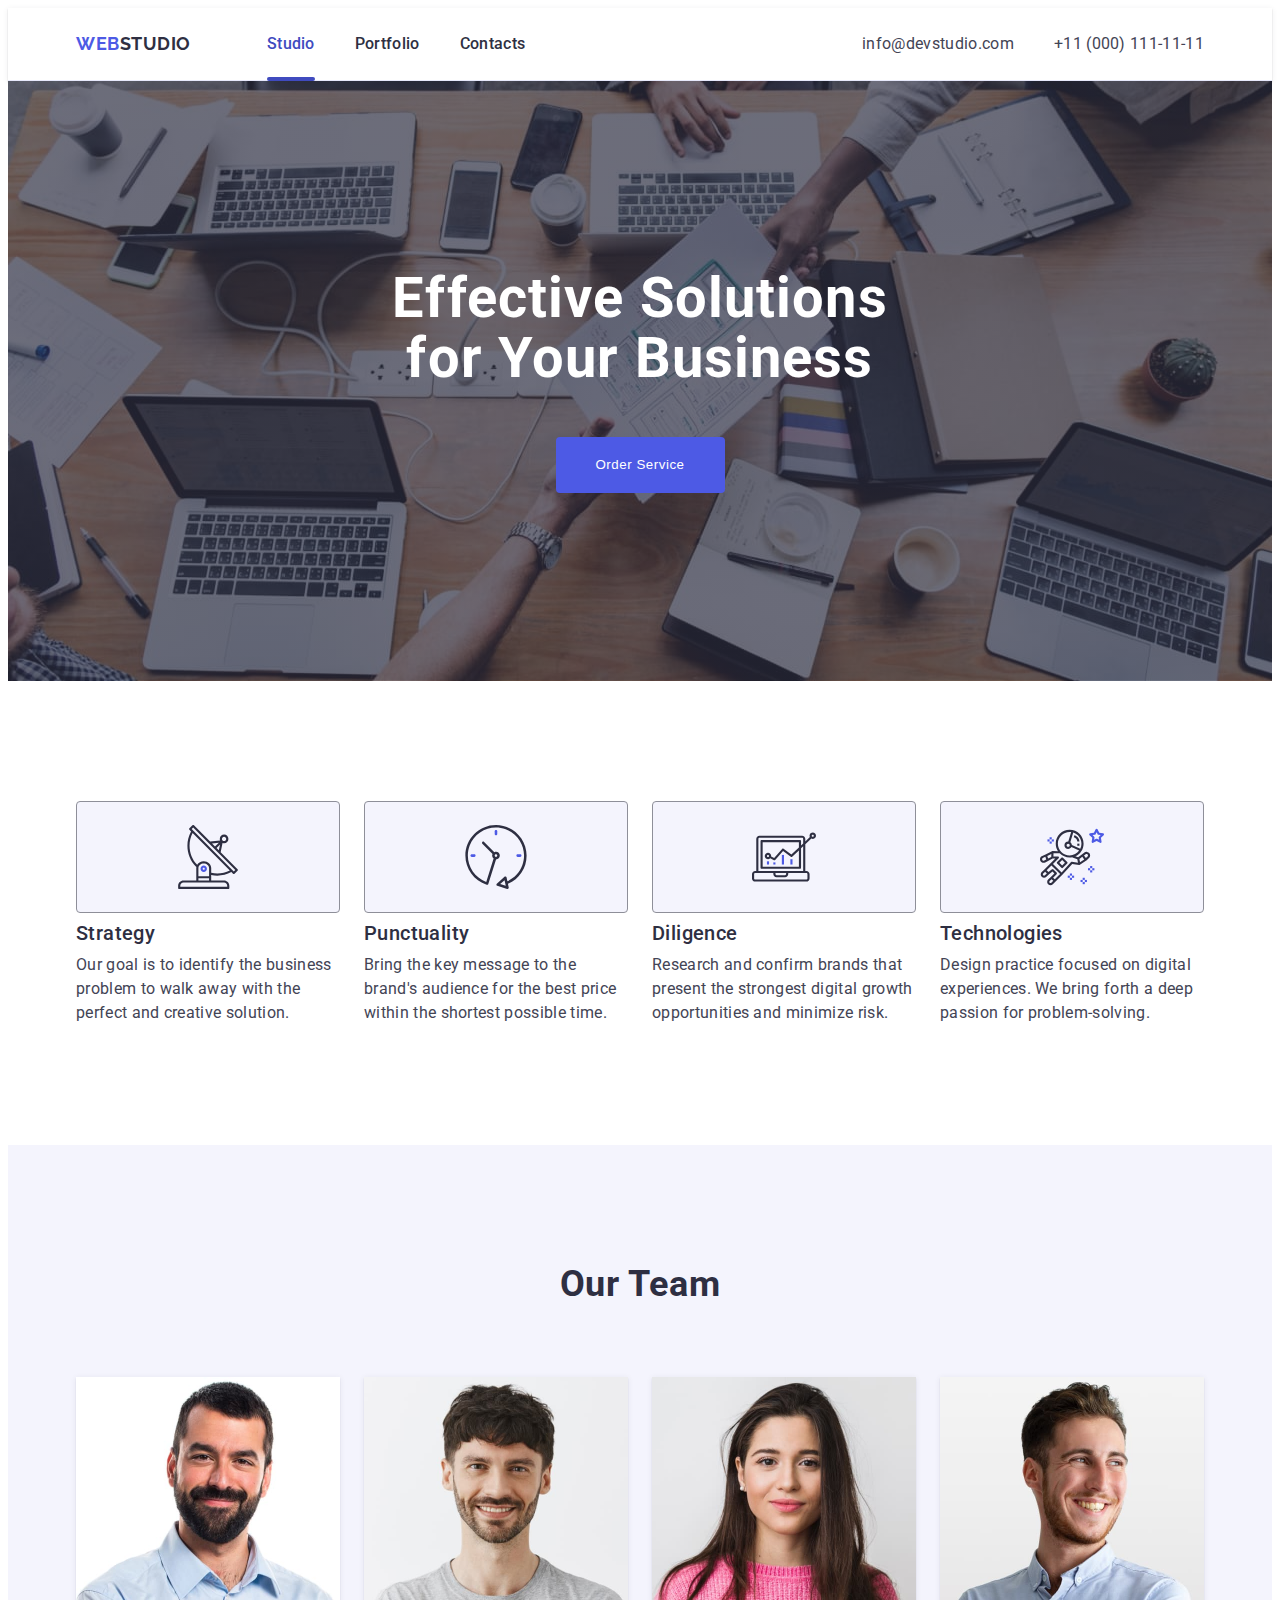
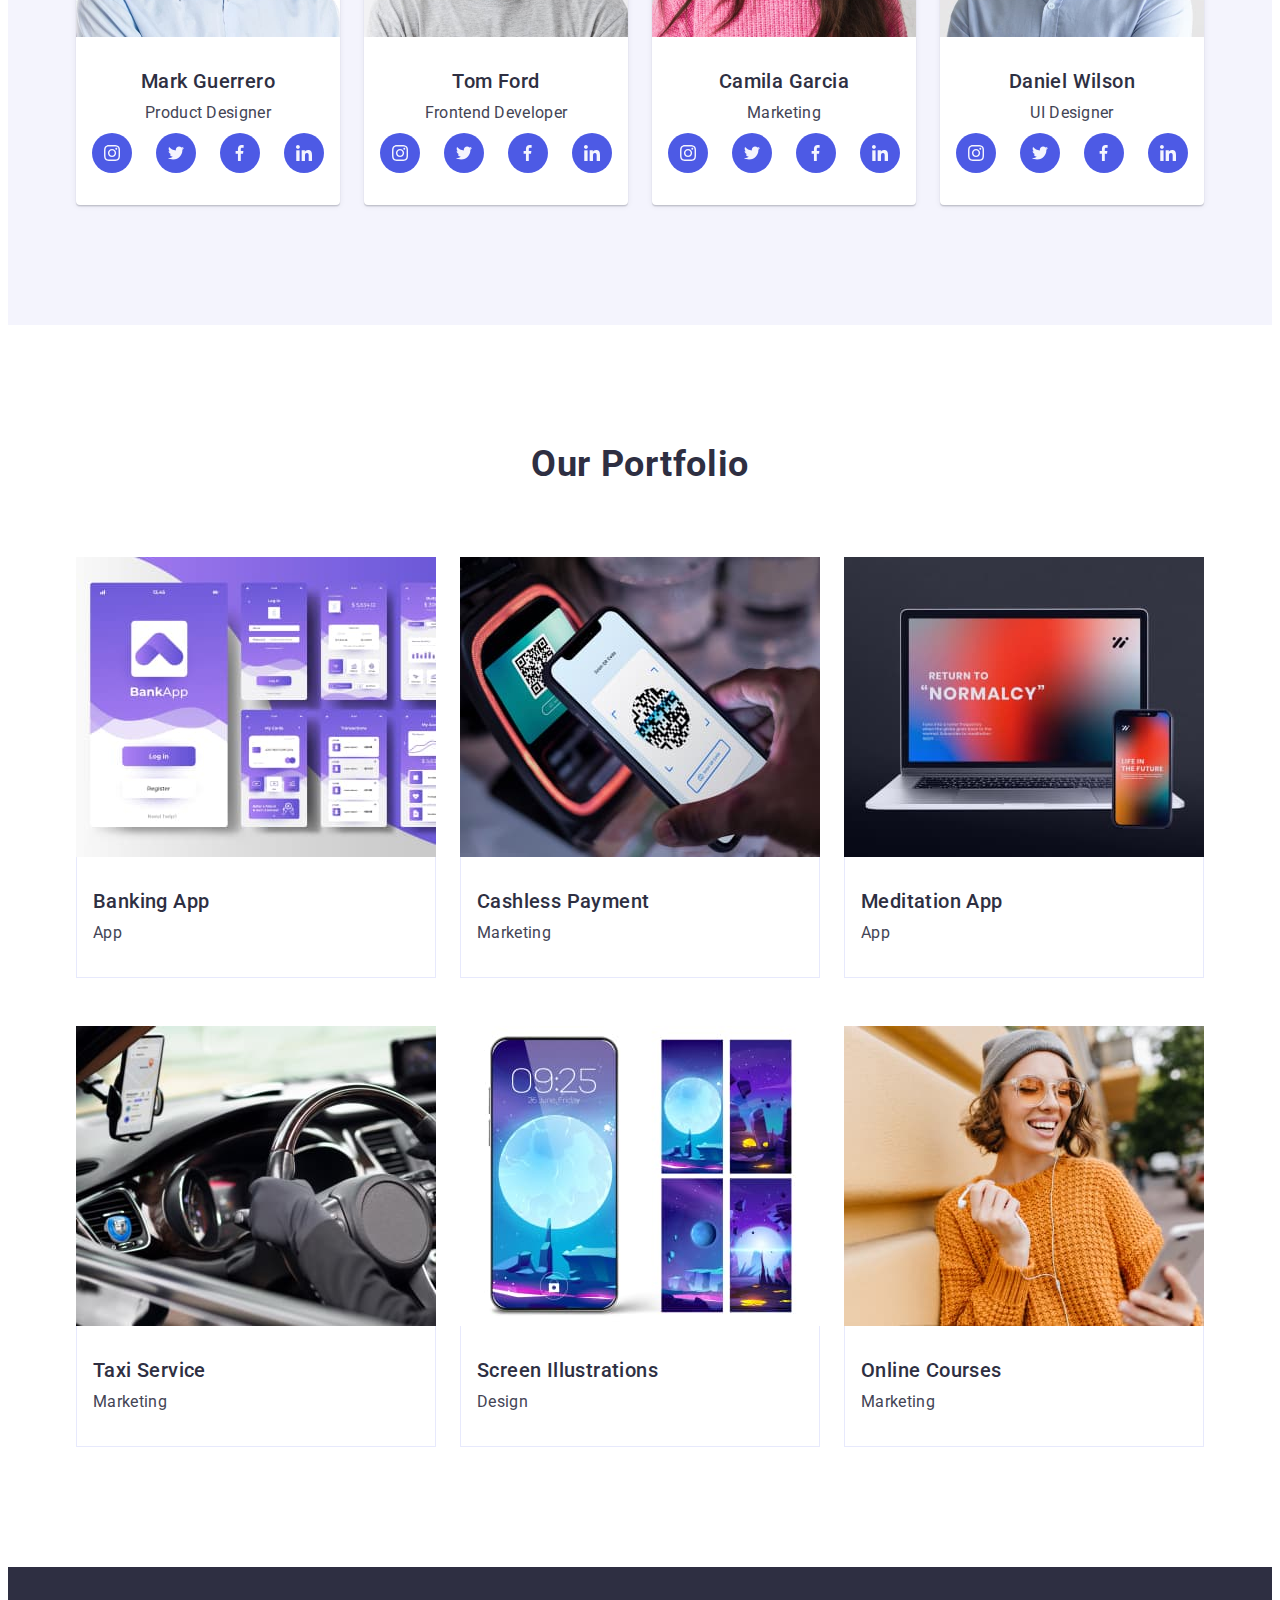
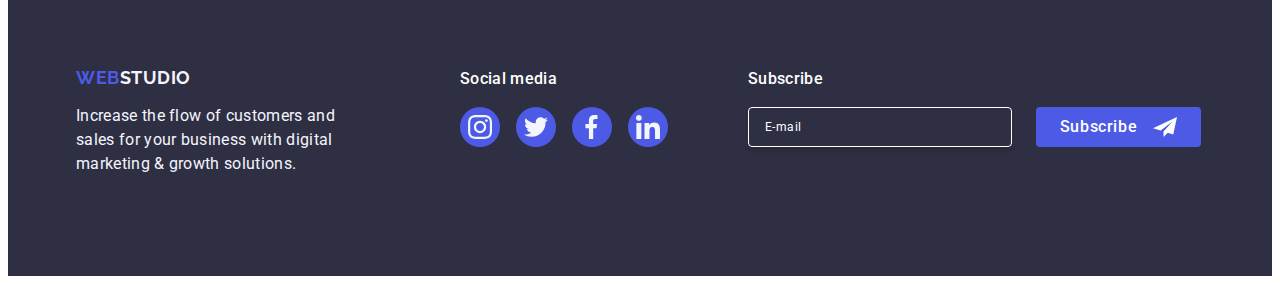
<file: index.html>
<!DOCTYPE html>
<html lang="en">
  <head>
    <meta charset="UTF-8" />
    <meta name="viewport" content="width=device-width, initial-scale=1.0" />
    <title>Web Studio</title>
    <link
      rel="stylesheet"
      href="https://cdnjs.cloudflare.com/ajax/libs/modern-normalize/3.0.1/modern-normalize.min.css"
      integrity="sha512-q6WgHqiHlKyOqslT/lgBgodhd03Wp4BEqKeW6nNtlOY4quzyG3VoQKFrieaCeSnuVseNKRGpGeDU3qPmabCANg=="
      crossorigin="anonymous"
      referrerpolicy="no-referrer"
    />
    <link rel="preconnect" href="https://fonts.googleapis.com" />
    <link rel="preconnect" href="https://fonts.gstatic.com" crossorigin />
    <link
      href="https://fonts.googleapis.com/css2?family=Raleway:ital,wght@0,700;1,700&family=Roboto:wght@400;500;700&display=swap"
      rel="stylesheet"
    />
    <link rel="stylesheet" href="./css/styles.css" />
  </head>
  <body>
    <!--Header-->
    <header class="page-header">
      <div class="container">
        <nav class="page-nav">
          <a href="./index.html" class="logo"
            >Web<span class="halflogo">Studio</span></a
          >
          <ul class="page-menu">
            <li class="menu-item first-menu-item">
              <a href="./index.html" class="link">Studio</a>
            </li>
            <li class="menu-item">
              <a href="" class="link">Portfolio</a>
            </li>
            <li class="menu-item">
              <a href="" class="link">Contacts</a>
            </li>
          </ul>
        </nav>
        <address class="contacts">
          <ul class="contacts-list">
            <li class="contact-item">
              <a href="mailto:info@devstudio.com" class="link"
                >info@devstudio.com
              </a>
            </li>
            <li class="contact-item">
              <a href="tel:+110001111111" class="link">+11 (000) 111-11-11</a>
            </li>
          </ul>
        </address>
      </div>
    </header>
    <!--Main-->
    <main>
      <!--1st Section h1 with button-->
      <section class="first-section">
        <div class="container">
          <h1 class="page-title">Effective Solutions for Your Business</h1>
          <button type="button" class="button">Order Service</button>
        </div>
      </section>
      <!--2nd Section-->
      <section class="section-about">
        <div class="container">
          <h2 class="visually-hidden">About Us</h2>
          <ul class="adv-list">
            <li class="adv-list-item">
              <div class="cont-icon">
                <svg class="icon" width="64" height="64">
                  <use href="./images/icons.svg#icon-antenna"></use>
                </svg>
              </div>
              <h3 class="lower-header">Strategy</h3>
              <p class="main-text">
                Our goal is to identify the business problem to walk away with
                the perfect and creative solution.
              </p>
            </li>
            <li class="adv-list-item">
              <div class="cont-icon">
                <svg class="icon" width="64" height="64">
                  <use href="./images/icons.svg#icon-clock"></use>
                </svg>
              </div>
              <h3 class="lower-header">Punctuality</h3>
              <p class="main-text">
                Bring the key message to the brand's audience for the best price
                within the shortest possible time.
              </p>
            </li>
            <li class="adv-list-item">
              <div class="cont-icon">
                <svg class="icon" width="64" height="64">
                  <use href="./images/icons.svg#icon-diagram"></use>
                </svg>
              </div>
              <h3 class="lower-header">Diligence</h3>
              <p class="main-text">
                Research and confirm brands that present the strongest digital
                growth opportunities and minimize risk.
              </p>
            </li>
            <li class="adv-list-item">
              <div class="cont-icon">
                <svg class="icon" width="64" height="64">
                  <use href="./images/icons.svg#icon-astronaut"></use>
                </svg>
              </div>
              <h3 class="lower-header">Technologies</h3>
              <p class="main-text">
                Design practice focused on digital experiences. We bring forth a
                deep passion for problem-solving.
              </p>
            </li>
          </ul>
        </div>
      </section>
      <!--3rd Section: Team-->
      <section class="third-section">
        <div class="container">
          <h2 class="section-title">Our Team</h2>
          <ul class="team-list">
            <li class="team-member">
              <img
                src="./images/markguerrero.jpg"
                alt="Mark Guerrero"
                width="264"
                height="260"
              />
              <div class="container">
                <h3 class="lower-header">Mark Guerrero</h3>
                <p class="main-text">Product Designer</p>
                <ul class="social-links">
                  <li class="soclink-item">
                    <a
                      href="https://www.instagram.com/"
                      target="_blank"
                      class="link"
                    >
                      <svg class="icon" width="16" height="16">
                        <use href="./images/icons.svg#icon-instagram"></use>
                      </svg>
                    </a>
                  </li>
                  <li class="soclink-item">
                    <a href="" target="_blank" class="link">
                      <svg class="icon" width="16" height="16">
                        <use href="./images/icons.svg#icon-twitter"></use>
                      </svg>
                    </a>
                  </li>
                  <li class="soclink-item">
                    <a
                      href="https://www.facebook.com/"
                      target="_blank"
                      class="link"
                    >
                      <svg class="icon" width="16" height="16">
                        <use href="./images/icons.svg#icon-facebook"></use>
                      </svg>
                    </a>
                  </li>
                  <li class="soclink-item">
                    <a href="" target="_blank" class="link">
                      <svg class="icon" width="16" height="16">
                        <use href="./images/icons.svg#icon-linkedin-1"></use>
                      </svg>
                    </a>
                  </li>
                </ul>
              </div>
            </li>
            <li class="team-member">
              <img
                src="./images/tomford.jpg"
                alt="Tom Ford"
                width="264"
                height="260"
              />
              <div class="container">
                <h3 class="lower-header">Tom Ford</h3>
                <p class="main-text">Frontend Developer</p>
                <ul class="social-links">
                  <li class="soclink-item">
                    <a
                      href="https://www.instagram.com/"
                      target="_blank"
                      class="link"
                    >
                      <svg class="icon" width="16" height="16">
                        <use href="./images/icons.svg#icon-instagram"></use>
                      </svg>
                    </a>
                  </li>
                  <li class="soclink-item">
                    <a href="" target="_blank" class="link">
                      <svg class="icon" width="16" height="16">
                        <use href="./images/icons.svg#icon-twitter"></use>
                      </svg>
                    </a>
                  </li>
                  <li class="soclink-item">
                    <a
                      href="https://www.facebook.com/"
                      target="_blank"
                      class="link"
                    >
                      <svg class="icon" width="16" height="16">
                        <use href="./images/icons.svg#icon-facebook"></use>
                      </svg>
                    </a>
                  </li>
                  <li class="soclink-item">
                    <a href="" target="_blank" class="link">
                      <svg class="icon" width="16" height="16">
                        <use href="./images/icons.svg#icon-linkedin-1"></use>
                      </svg>
                    </a>
                  </li>
                </ul>
              </div>
            </li>
            <li class="team-member">
              <img
                src="./images/camilagarcia.jpg"
                alt="Camila Garcia"
                width="264"
                height="260"
              />
              <div class="container">
                <h3 class="lower-header">Camila Garcia</h3>
                <p class="main-text">Marketing</p>
                <ul class="social-links">
                  <li class="soclink-item">
                    <a
                      href="https://www.instagram.com/"
                      target="_blank"
                      class="link"
                    >
                      <svg class="icon" width="16" height="16">
                        <use href="./images/icons.svg#icon-instagram"></use>
                      </svg>
                    </a>
                  </li>
                  <li class="soclink-item">
                    <a href="" target="_blank" class="link">
                      <svg class="icon" width="16" height="16">
                        <use href="./images/icons.svg#icon-twitter"></use>
                      </svg>
                    </a>
                  </li>
                  <li class="soclink-item">
                    <a
                      href="https://www.facebook.com/"
                      target="_blank"
                      class="link"
                    >
                      <svg class="icon" width="16" height="16">
                        <use href="./images/icons.svg#icon-facebook"></use>
                      </svg>
                    </a>
                  </li>
                  <li class="soclink-item">
                    <a href="" target="_blank" class="link">
                      <svg class="icon" width="16" height="16">
                        <use href="./images/icons.svg#icon-linkedin-1"></use>
                      </svg>
                    </a>
                  </li>
                </ul>
              </div>
            </li>
            <li class="team-member">
              <img
                src="./images/danielwilson.jpg"
                alt="Daniel Wilson"
                width="264"
                height="260"
              />
              <div class="container">
                <h3 class="lower-header">Daniel Wilson</h3>
                <p class="main-text">UI Designer</p>
                <ul class="social-links">
                  <li class="soclink-item">
                    <a
                      href="https://www.instagram.com/"
                      target="_blank"
                      class="link"
                    >
                      <svg class="icon" width="16" height="16">
                        <use href="./images/icons.svg#icon-instagram"></use>
                      </svg>
                    </a>
                  </li>
                  <li class="soclink-item">
                    <a href="" target="_blank" class="link">
                      <svg class="icon" width="16" height="16">
                        <use href="./images/icons.svg#icon-twitter"></use>
                      </svg>
                    </a>
                  </li>
                  <li class="soclink-item">
                    <a
                      href="https://www.facebook.com/"
                      target="_blank"
                      class="link"
                    >
                      <svg class="icon" width="16" height="16">
                        <use href="./images/icons.svg#icon-facebook"></use>
                      </svg>
                    </a>
                  </li>
                  <li class="soclink-item">
                    <a href="" target="_blank" class="link">
                      <svg class="icon" width="16" height="16">
                        <use href="./images/icons.svg#icon-linkedin-1"></use>
                      </svg>
                    </a>
                  </li>
                </ul>
              </div>
            </li>
          </ul>
        </div>
      </section>
      <!--4th Section: Portfolio-->
      <section class="portfolio-section">
        <div class="container">
          <h2 id="portfolio" class="section-title">Our Portfolio</h2>

          <ul class="portfolio-list">
            <li class="port-item">
              <div class="port-photo">
                <img
                  src="./images/bankingapp.jpg"
                  alt="Banking app interface"
                  width="360"
                  height="300"
                />
                <p class="main-text">
                  14 Stylish and User-Friendly App Design Concepts · Task
                  Manager App · Calorie Tracker App · Exotic Fruit Ecommerce App
                  · Cloud Storage App
                </p>
              </div>
              <div class="container">
                <h3 class="lower-header">Banking App</h3>
                <p class="main-text">App</p>
              </div>
            </li>
            <li class="port-item">
              <div class="port-photo">
                <img
                  src="./images/cashlesspayment.jpg"
                  alt="QR-code scanning"
                  width="360"
                  height="300"
                />
                <p class="main-text">
                  14 Stylish and User-Friendly App Design Concepts · Task
                  Manager App · Calorie Tracker App · Exotic Fruit Ecommerce App
                  · Cloud Storage App
                </p>
              </div>
              <div class="container">
                <h3 class="lower-header">Cashless Payment</h3>
                <p class="main-text">Marketing</p>
              </div>
            </li>
            <li class="port-item">
              <div class="port-photo">
                <img
                  src="./images/meditationapp.jpg"
                  alt="Laptop with smartphone"
                  width="360"
                  height="300"
                />
                <p class="main-text">
                  14 Stylish and User-Friendly App Design Concepts · Task
                  Manager App · Calorie Tracker App · Exotic Fruit Ecommerce App
                  · Cloud Storage App
                </p>
              </div>
              <div class="container">
                <h3 class="lower-header">Meditation App</h3>
                <p class="main-text">App</p>
              </div>
            </li>
            <li class="port-item">
              <div class="port-photo">
                <img
                  src="./images/taxiservice.jpg"
                  alt="Smartphone in the car"
                  width="360"
                  height="300"
                />
                <p class="main-text">
                  14 Stylish and User-Friendly App Design Concepts · Task
                  Manager App · Calorie Tracker App · Exotic Fruit Ecommerce App
                  · Cloud Storage App
                </p>
              </div>
              <div class="container">
                <h3 class="lower-header">Taxi Service</h3>
                <p class="main-text">Marketing</p>
              </div>
            </li>
            <li class="port-item">
              <div class="port-photo">
                <img
                  src="./images/screenillustration.jpg"
                  alt="Beautiful wallpapers"
                  width="360"
                  height="300"
                />
                <p class="main-text">
                  14 Stylish and User-Friendly App Design Concepts · Task
                  Manager App · Calorie Tracker App · Exotic Fruit Ecommerce App
                  · Cloud Storage App
                </p>
              </div>
              <div class="container">
                <h3 class="lower-header">Screen Illustrations</h3>
                <p class="main-text">Design</p>
              </div>
            </li>
            <li class="port-item">
              <div class="port-photo">
                <img
                  src="./images/onlinecourses.jpg"
                  alt="Prettie woman's smile"
                  width="360"
                  height="300"
                />
                <p class="main-text">
                  14 Stylish and User-Friendly App Design Concepts · Task
                  Manager App · Calorie Tracker App · Exotic Fruit Ecommerce App
                  · Cloud Storage App
                </p>
              </div>
              <div class="container">
                <h3 class="lower-header">Online Courses</h3>
                <p class="main-text">Marketing</p>
              </div>
            </li>
          </ul>
        </div>
      </section>
    </main>

    <!--Footer-->
    <footer class="footer-page">
      <div class="container">
        <div class="footer-cont">
          <a href="./index.html" class="logo"
            >Web<span class="halflogo-white">Studio</span></a
          >
          <p class="advice">
            Increase the flow of customers and sales for your business with
            digital marketing & growth solutions.
          </p>
        </div>
        <div class="soclink-cont">
          <p class="main-text">Social media</p>
          <ul class="social-links">
            <li class="soclink-item">
              <a href="https://www.instagram.com/" target="_blank" class="link">
                <svg class="icon" width="24" height="24">
                  <use href="./images/icons.svg#icon-instagram"></use>
                </svg>
              </a>
            </li>
            <li class="soclink-item">
              <a href="" target="_blank" class="link">
                <svg class="icon" width="24" height="24">
                  <use href="./images/icons.svg#icon-twitter"></use>
                </svg>
              </a>
            </li>
            <li class="soclink-item">
              <a href="https://www.facebook.com/" target="_blank" class="link">
                <svg class="icon" width="24" height="24">
                  <use href="./images/icons.svg#icon-facebook"></use>
                </svg>
              </a>
            </li>
            <li class="soclink-item">
              <a href="" target="_blank" class="link">
                <svg class="icon" width="24" height="24">
                  <use href="./images/icons.svg#icon-linkedin-1"></use>
                </svg>
              </a>
            </li>
          </ul>
        </div>
        <div class="footer-form">
          <p class="foot-form-text">Subscribe</p>
          <form class="sub-form">
            <label class="form-label">
              <input
                class="sub-inp"
                type="email"
                name="email"
                placeholder="E-mail"
              />
            </label>
            <button type="submit" class="sub-btn">
              Subscribe
              <svg class="icon" width="24" height="24">
                <use href="./images/icons.svg#icon-paperplane"></use>
              </svg>
            </button>
          </form>
        </div>
      </div>
    </footer>

    <!--Modal-->
    <div class="modal-overlay">
      <div class="modal">
        <button type="button" class="close-btn">
          <svg class="icon" width="8" height="8">
            <use href="./images/icons.svg#icon-close"></use>
          </svg>
        </button>
        <p class="modal-header">
          Leave your contacts and we will call you back
        </p>
        <form class="modal-form">
          <div class="mod-form-cont">
            <label class="form-label" for="user-name"> Name </label>
            <div class="mod-inp-cont">
              <input
                class="modal-inp"
                type="text"
                name="user-name"
                id="user-name"
                required
              />
              <svg class="form-icon" width="18" height="24">
                <use href="./images/icons.svg#icon-person-black"></use>
              </svg>
            </div>
          </div>
          <div class="mod-form-cont">
            <label class="form-label" for="user-tel"> Phone </label>
            <div class="mod-inp-cont">
              <input
                class="modal-inp"
                type="tel"
                name="user-tel"
                id="user-tel"
                required
              />
              <svg class="form-icon" width="18" height="24">
                <use href="./images/icons.svg#icon-phone-black"></use>
              </svg>
            </div>
          </div>
          <div class="mod-form-cont">
            <label class="form-label" for="user-email"> Email </label>
            <div class="mod-inp-cont">
              <input
                class="modal-inp"
                type="email"
                name="user-email"
                id="user-email"
                required
              />
              <svg class="form-icon" width="18" height="24">
                <use href="./images/icons.svg#icon-email-black"></use>
              </svg>
            </div>
          </div>
          <div class="mod-form-com-cont">
            <label class="form-label" for="user-comment"> Comment </label>
            <textarea
              class="modal-comment"
              rows="5"
              name="user-comment"
              id="user-comment"
              placeholder="Text input"
            ></textarea>
          </div>

          <div class="checkbox-cont">
            <input
              class="visually-hidden"
              type="checkbox"
              name="user-privacy"
              value="true"
              id="user-privacy"
              required
            />
            <label class="priv-label" for="user-privacy">
              <span class="priv-span">
                <svg class="checkbox-icon" width="10" height="8">
                  <use href="./images/icons.svg#icon-checkboxclick"></use>
                </svg>
              </span>
              I accept the terms and conditions of the
              <a class="priv-link" href=""> Privacy Policy</a>
            </label>
          </div>
          <button type="submit" class="button">Send</button>
        </form>
      </div>
    </div>
  </body>
</html>
</file>
<file: css/styles.css>
/*base*/
*,
*::before,
*::after {
  box-sizing: border-box;
}

body {
  font-family: "Roboto", sans-serif;
  color: #434455;
  font-size: 16px;
  background-color: #ffffff;
  line-height: 1.5;
  letter-spacing: 0.02em;
}

h1,
h2,
h3,
h4,
h5,
h6 {
  margin: 0;
}

p {
  margin: 0;
}

ul {
  margin: 0;
  padding: 0;
  list-style-type: none;
}

img {
  display: block;
  max-width: 100%;
  object-fit: cover;
}

button {
  margin: 0;
  padding: 0;
}

input,
textarea {
  font-family: inherit;
  padding: 0;
}

.container {
  width: 1158px;
  padding: 0 15px;
  margin: 0 auto;
}

.lower-header {
  color: #2e2f42;
  font-weight: 500;
  font-size: 20px;
  line-height: 1.2;
  letter-spacing: 0.02em;
}

.link {
  text-decoration: none;
  display: block;
}

/*header*/
.page-header {
  margin-bottom: 20px;
  border-bottom: 1px solid #e7e9fc;
  margin: 0 auto;
  display: flex;
  justify-content: center;
  /*Shadow*/
  box-shadow: 0px 2px 1px rgba(46, 47, 66, 0.08),
    0px 1px 1px rgba(46, 47, 66, 0.16), 0px 1px 6px rgba(46, 47, 66, 0.08);
}

.page-header .container {
  display: flex;
  text-align: center;
  justify-content: space-between;
  align-items: center;
  margin: 0 auto;
}

.page-nav {
  display: flex;
  align-items: center;
  margin-right: auto;
}

.logo {
  color: #4d5ae5;
  font-family: "Raleway", sans-serif;
  font-size: 18px;
  line-height: 1.17;
  font-weight: 700;
  text-decoration: none;
  text-transform: uppercase;
  letter-spacing: 0.03em;
  display: flex;
  justify-content: flex-start;
  margin-right: 76px;
}

.logo .halflogo {
  color: #2e2f42;
}

.page-menu {
  font-weight: 500;
  display: flex;
  gap: 40px;
}

.page-menu .link {
  color: #2e2f42;
  padding: 24px 0;
  transition: color 250ms cubic-bezier(0.4, 0, 0.2, 1);
  position: relative;
}

.first-menu-item .link {
  color: #404bbf;
}

.page-menu .first-menu-item .link::after {
  color: #404bbf;
  position: absolute;
  bottom: -1px;
  left: 0;
  content: "";
  width: 100%;
  height: 4px;
  border-radius: 2px;
  background-color: #404bbf;
}

.page-menu .link:hover,
.page-menu .link:focus,
.page-menu .link:active {
  color: #404bbf;
}

.contacts {
  font-style: normal;
}

.contacts-list {
  display: flex;
  gap: 40px;
  white-space: nowrap;
}

.contacts-list .link {
  color: #434455;
  font-style: normal;
  transition: color 250ms cubic-bezier(0.4, 0, 0.2, 1);
}

.contacts-list .link:hover,
.contacts-list .link:focus {
  color: #404bbf;
}

/*1st section*/
.first-section {
  margin: 0 auto;
  /*Background*/
  background-image: linear-gradient(
      to bottom,
      rgba(46, 47, 66, 0.7),
      rgba(46, 47, 66, 0.7)
    ),
    url(../images/people-office.jpg);
  background-repeat: no-repeat;
  background-size: cover;
  background-color: #2e2f42;
  text-align: center;
  padding-top: 188px;
  padding-bottom: 188px;
  max-width: 1440px;
  background-position: center;
}

.first-section .container {
  /*Align*/
  display: flex;
  flex-direction: column;
  justify-content: center;
  align-items: center;
  width: 100%;
  row-gap: 48px;
}

.first-section .page-title {
  color: #ffffff;
  font-weight: 700;
  font-size: 56px;
  line-height: 1.07;
  letter-spacing: 0.02em;
  max-width: 496px;
  margin: 0 auto;
}

.first-section .button {
  font-weight: 500;
  color: #ffffff;
  background-color: #4d5ae5;
  letter-spacing: 0.04em;
  cursor: pointer;
  line-height: 1.5;
  min-width: 169px;
  height: 56px;
  border: none;
  border-radius: 4px;
  margin: 0 auto;
  transition: background-color 250ms cubic-bezier(0.4, 0, 0.2, 1);
}

.first-section .button:hover,
.first-section .button:focus {
  background-color: #404bbf;
}

/*2nd section*/
.section-about {
  padding: 120px 0;
}

.section-about .container {
  display: flex;
  justify-content: center;
}

.visually-hidden:not(:focus):not(:active) {
  position: absolute;
  width: 1px;
  height: 1px;
  margin: -1px;
  border: 0;
  padding: 0;
  white-space: nowrap;
  clip-path: inset(100%);
  clip: rect(0 0 0 0);
  overflow: hidden;
}

.adv-list {
  display: flex;
  gap: 24px;
}

.adv-list-item {
  flex-basis: calc((100% - 3 * 24px) / 4);
}

.adv-list-item .cont-icon {
  display: flex;
  justify-content: center;
  align-items: center;
  height: 112px;
  background-color: #f4f4fd;
  border-radius: 4px;
  border: 1px solid #8e8f99;
  margin-bottom: 8px;
}

.adv-list-item .lower-header {
  display: flex;
  margin-bottom: 8px;
}

/*3 section*/
.third-section {
  background-color: #f4f4fd;
  margin: 0 auto;
  padding: 120px 0;
}

.third-section .container {
  display: flex;
  justify-content: center;
  flex-direction: column;
  width: 100%;
  max-width: 1158px;
}

.third-section .section-title {
  color: #2e2f42;
  font-size: 36px;
  font-weight: 700;
  line-height: 1.11;
  text-align: center;
  text-transform: capitalize;
  letter-spacing: 0.02em;
  margin-bottom: 72px;
}

.team-list {
  display: flex;
  flex-direction: row;
  gap: 24px;
}

.team-member {
  background-color: #ffffff;
  flex-basis: calc((100% - 3 * 24px) / 4);
  border-radius: 0px 0px 4px 4px;
  /*Shadow*/
  box-shadow: 0px 2px 1px 0px #2e2f4214, 0px 1px 1px 0px #2e2f4229,
    0px 1px 6px 0px #2e2f4214;
}

.team-member .container {
  padding: 32px 0;
  justify-content: center;
}

.team-member .container .lower-header {
  text-align: center;
  margin-bottom: 8px;
}

.team-member .container .main-text {
  text-align: center;
}

.team-member .social-links {
  display: flex;
  margin-top: 8px;
  gap: 24px;
  flex-shrink: 0;
  align-self: center;
  justify-content: center;
}

.social-links .link {
  display: flex;
  justify-content: center;
  align-items: center;
  width: 40px;
  height: 40px;
  border-radius: 50%;
  background-color: #4d5ae5;
  transition: background-color 250ms cubic-bezier(0.4, 0, 0.2, 1);
}

.social-links .icon {
  fill: #f4f4fd;
}

.social-links .link:hover,
.social-links .link:focus {
  background-color: #404bbf;
}

/*4th section portfolio*/
.portfolio-section {
  margin: 0 auto;
  padding-top: 120px;
  padding-bottom: 120px;
}

.portfolio-section .container {
  display: flex;
  justify-content: center;
  align-items: center;
  width: 100%;
  max-width: 1158px;
  flex-direction: column;
}

.portfolio-section .section-title {
  margin-bottom: 72px;
  color: #2e2f42;
  font-size: 36px;
  font-weight: 700;
  line-height: 1.11;
  text-transform: capitalize;
  letter-spacing: 0.02em;
}

.portfolio-list {
  display: flex;
  flex-direction: row;
  justify-content: center;
  gap: 24px;
  row-gap: 48px;
  flex-wrap: wrap;
  margin: 0;
  padding: 0;
}

.port-item {
  width: calc((100% - 48px) / 3);
  transition: box-shadow 250ms cubic-bezier(0.4, 0, 0.2, 1);
  cursor: pointer;
}

.port-photo {
  position: relative;
  overflow: hidden;
}

.port-photo .main-text {
  position: absolute;
  top: 0;
  font-size: 16px;
  line-height: 1.5;
  letter-spacing: 0.02em;
  color: #f4f4fd;
  padding: 40px 32px;
  background-color: #4d5ae5;
  height: 100%;
  width: 100%;
  transform: translateY(100%);
  transition: transform 250ms cubic-bezier(0.4, 0, 0.2, 1);
}

.port-item:hover .main-text {
  transform: translateY(0%);
}

.port-item:hover {
  box-shadow: 0px 2px 1px 0px #2e2f4214, 0px 1px 1px 0px #2e2f4229,
    0px 1px 6px 0px #2e2f4214;
}

.port-item .container {
  padding: 32px 16px;
  border: 1px solid #e7e9fc;
  border-top: none;
  align-items: start;
}

.port-item .lower-header {
  margin-bottom: 8px;
}

/*Footer*/
.footer-page {
  background-color: #2e2f42;
  display: flex;
  padding: 100px 0;
}

.footer-page .container {
  display: flex;
  align-items: baseline;
}

.footer-page .footer-cont {
  margin-right: 120px;
}

.footer-page .logo {
  display: inline-block;
  margin-bottom: 16px;
}

.logo .halflogo-white {
  color: #f4f4fd;
}

.advice {
  color: #f4f4fd;
  display: flex;
  max-width: 264px;
}

.soclink-cont .main-text {
  font-weight: 500;
  font-size: 16px;
  line-height: 1.5;
  letter-spacing: 0.02em;
  color: #ffffff;
  margin-bottom: 16px;
}

.social-links {
  display: flex;
  gap: 16px;
}

.footer-page .soclink-item {
  width: 40px;
  height: 40px;
}

.footer-page .soclink-item .link {
  width: 100%;
  height: 100%;
  background-color: #4d5ae5;
  border-radius: 50%;
  display: flex;
  align-items: center;
  justify-content: center;
  transition: background-color 250ms cubic-bezier(0.4, 0, 0.2, 1);
}

.footer-page .social-links .link:hover,
.footer-page .social-links .link:focus {
  background-color: #31d0aa;
}

.footer-form {
  margin-left: 80px;
}

.sub-form {
  display: flex;
  justify-content: center;
  align-items: flex-end;
  gap: 24px;
}

.foot-form-text {
  display: flex;
  justify-content: flex-start;
  margin-bottom: 16px;
  font-weight: 500;
  font-size: 16px;
  line-height: 1.5;
  letter-spacing: 0.02em;
  color: #ffffff;
}

.form-label {
  display: flex;
  flex-direction: column;
  color: #ffffff;
}

.sub-inp {
  font-family: "Roboto", sans-serif;
  font-size: 12px;
  font-weight: 400;
  letter-spacing: 0.04em;
  line-height: 2;
  background-color: transparent;
  color: #ffffff;
  box-shadow: 0px 4px 4px 0px rgba(0, 0, 0, 0.15);
  border: 1px solid #ffffff;
  border-radius: 4px;
  width: 264px;
  height: 40px;
  justify-content: center;
  padding-left: 16px;
}

.sub-inp::placeholder {
  color: #ffffff;
}

.sub-btn {
  font-family: "Roboto", sans-serif;
  font-size: 16px;
  font-weight: 500;
  line-height: 1.5;
  letter-spacing: 0.04em;
  display: flex;
  font-weight: 500;
  color: #ffffff;
  background-color: #4d5ae5;
  letter-spacing: 0.04em;
  cursor: pointer;
  line-height: 1.5;
  min-width: 165px;
  height: 40px;
  border: none;
  border-radius: 4px;
  margin: 0 auto;
  justify-content: center;
  align-items: center;
  transition: background-color 250ms cubic-bezier(0.4, 0, 0.2, 1);
  padding-bottom: 0;
}

.sub-btn .icon {
  margin-left: 16px;
}

.sub-btn:hover,
.sub-btn:focus {
  background-color: #404bbf;
}

/*Modal*/
.modal-overlay {
  background-color: rgba(46, 47, 66, 0.4);
  position: fixed;
  top: 0;
  left: 0;
  width: 100%;
  height: 100%;
  z-index: 999;
  display: flex;
  justify-content: center;
  align-items: center;
  opacity: 0;
  pointer-events: none;
  transition: opacity 250ms cubic-bezier(0.4, 0, 0.2, 1),
    visibility 250ms cubic-bezier(0.4, 0, 0.2, 1);
}

.modal-overlay.is-open {
  opacity: 1;
  pointer-events: auto;
}

.modal {
  position: absolute;
  background-color: #fcfcfc;
  border-radius: 4px;
  padding: 72px 24px 24px 24px;
  box-shadow: 0px 1px 1px 0px #00000024, 0px 1px 3px 0px #0000001f,
    0px 2px 1px 0px #00000033;
  width: 408px;
  min-height: 584px;
  top: 50%;
  left: 50%;
  overflow-y: auto;
  transform: translate(-50%, -50%);
  transition: transform 250ms cubic-bezier(0.4, 0, 0.2, 1);
}

.close-btn {
  position: absolute;
  width: 24px;
  height: 24px;
  background-color: #e7e9fc;
  border: 1px solid #0000001a;
  border-radius: 50%;
  display: flex;
  cursor: pointer;
  top: 24px;
  right: 24px;
  justify-content: center;
  align-items: center;
  transition: background-color 250ms cubic-bezier(0.4, 0, 0.2, 1),
    border 250ms cubic-bezier(0.4, 0, 0.2, 1);
}

.modal .close-btn:focus,
.modal .close-btn:hover {
  background-color: #404bbf;
  border: none;
}

.close-btn .icon {
  transition: fill 250ms cubic-bezier(0.4, 0, 0.2, 1);
}

.modal .close-btn:hover .icon,
.modal .close-btn:focus .icon {
  fill: #ffffff;
}

.modal-header {
  font-family: inherit;
  font-size: 16px;
  font-weight: 500;
  line-height: 1.5;
  letter-spacing: 0.02em;
  text-align: center;
  color: #2e2f42;
  margin-bottom: 16px;
}

.modal-form {
  display: flex;
  flex-direction: column;
  justify-content: center;
}

.mod-form-cont {
  margin-bottom: 8px;
}

.modal .form-label {
  display: block;
  font-family: inherit;
  font-size: 12px;
  font-weight: 400;
  line-height: 1.17;
  letter-spacing: 0.04em;
  color: #8e8f99;
  margin-bottom: 4px;
}

.mod-inp-cont {
  position: relative;
}

.modal-inp {
  width: 100%;
  height: 40px;
  border: 1px solid rgba(46, 47, 66, 0.4);
  background-color: transparent;
  outline: transparent;
  border-radius: 4px;
  align-items: center;
  padding-left: 38px;
  transition: border-color 250ms cubic-bezier(0.4, 0, 0.2, 1);
}

.form-icon {
  position: absolute;
  z-index: 999;
  left: 16px;
  top: 50%;
  transform: translateY(-50%);
  transition: fill 250ms cubic-bezier(0.4, 0, 0.2, 1);
}

.mod-form-cont:focus-within .modal-inp {
  border-color: #4d5ae5;
}

.mod-form-cont:focus-within .form-icon {
  fill: #4d5ae5;
}

.mod-form-com-cont {
  margin-bottom: 16px;
}

.modal-comment {
  font-size: 12px;
  line-height: 1.17;
  letter-spacing: 0.04em;
  color: rgba(46, 47, 66, 0.4);
  background-color: transparent;
  outline: transparent;
  resize: none;
  width: 100%;
  height: 120px;
  border: 1px solid rgba(46, 47, 66, 0.4);
  border-radius: 4px;
  padding: 8px 16px;
  transition: border-color 250ms cubic-bezier(0.4, 0, 0.2, 1);
}

.modal-comment::placeholder {
  color: #2e2f4266;
}

.modal-comment:focus {
  border-color: #4d5ae5;
}

.priv-label:focus-within .modal-comment {
  border-color: #4d5ae5;
}

.modal .priv-label {
  font-family: inherit;
  font-size: 12px;
  font-weight: 400;
  line-height: 1.17;
  letter-spacing: 0.04em;
  color: #8e8f99;
  margin-bottom: 4px;
}

.checkbox-cont {
  margin-bottom: 24px;
}

.visually-hidden {
  position: absolute;
  width: 1px;
  height: 1px;
  margin: -1px;
  border: 0;
  padding: 0;
  white-space: nowrap;
  clip-path: inset(100%);
  clip: rect(0 0 0 0);
  overflow: hidden;
}

.priv-span {
  position: relative;
  width: 16px;
  height: 16px;
  border: 1px solid rgba(46, 47, 66, 0.4);
  border-radius: 2px;
  display: inline-flex;
  align-items: center;
  justify-content: center;
  fill: transparent;
  margin-right: 8px;
  background-color: transparent;
  transition: background-color 250ms cubic-bezier(0.4, 0, 0.2, 1),
    border 250ms cubic-bezier(0.4, 0, 0.2, 1),
    fill 250ms cubic-bezier(0.4, 0, 0.2, 1);
}

.checkbox-icon {
  position: absolute;
  left: 2px;
  top: 50%;
  fill: transparent;
  transition: fill 250ms cubic-bezier(0.4, 0, 0.2, 1);
  transform: translateY(-50%);
}

input[type="checkbox"]:checked + .priv-label .priv-span {
  border: none;
  background-color: #404bbf;
  fill: #f4f4fd;
}

.priv-link {
  color: #4d5ae5;
  font-size: 12px;
  font-weight: 400;
  line-height: 1.33;
  letter-spacing: 0.04em;
  transition: color 250ms cubic-bezier(0.4, 0, 0.2, 1);
}

.priv-link:hover,
.priv-link:focus {
  color: #404bbf;
}

.modal .button {
  font-weight: 500;
  color: #ffffff;
  background-color: #4d5ae5;
  box-shadow: 0px 4px 4px 0px #00000026;
  letter-spacing: 0.04em;
  cursor: pointer;
  line-height: 1.5;
  min-width: 169px;
  height: 56px;
  border: none;
  border-radius: 4px;
  margin: 0 auto;
  transition: background-color 250ms cubic-bezier(0.4, 0, 0.2, 1);
}

.modal .button:hover,
.modal .button:focus {
  background-color: #404bbf;
}
</file>
